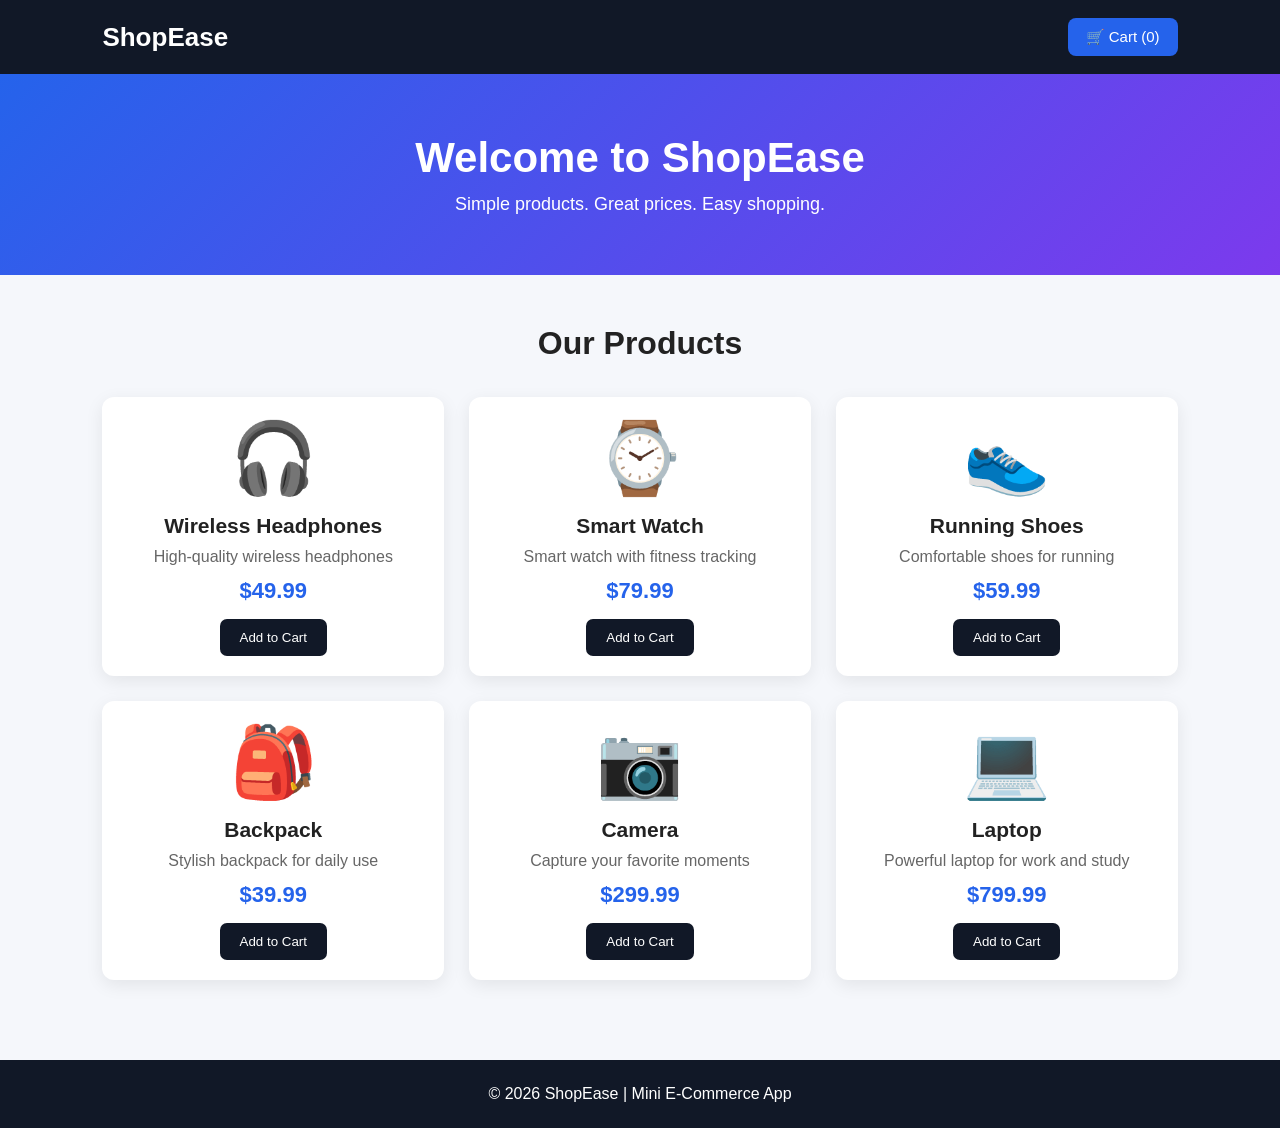
<file: mini-ecommerce/index.html>
<!DOCTYPE html>
<html lang="en">
<head>
    <meta charset="UTF-8">
    <meta name="viewport" content="width=device-width, initial-scale=1.0">
    <title>Mini E-Commerce Store</title>
    <link rel="stylesheet" href="style.css">
</head>
<body>

    <!-- Header -->
    <header class="header">
        <div class="logo">ShopEase</div>

        <button id="cartBtn" class="cart-btn">
            🛒 Cart (<span id="cartCount">0</span>)
        </button>
    </header>

    <!-- Hero Section -->
    <section class="hero">
        <h1>Welcome to ShopEase</h1>
        <p>Simple products. Great prices. Easy shopping.</p>
    </section>

    <!-- Products -->
    <main>
        <section class="products-section">
            <h2>Our Products</h2>

            <div id="productContainer" class="product-container">
                <!-- Products will be added dynamically using JavaScript -->
            </div>
        </section>
    </main>

    <!-- Cart Modal -->
    <div id="cartModal" class="modal">
        <div class="modal-content">

            <div class="modal-header">
                <h2>Your Shopping Cart</h2>
                <button id="closeCartBtn" class="close-btn">&times;</button>
            </div>

            <div id="cartItems" class="cart-items">
                <!-- Cart items will be added dynamically -->
            </div>

            <div class="cart-summary">
                <h3>Total: $<span id="cartTotal">0.00</span></h3>

                <button id="checkoutBtn" class="checkout-btn">
                    Proceed to Checkout
                </button>
            </div>

        </div>
    </div>

    <!-- Checkout Modal -->
    <div id="checkoutModal" class="modal">
        <div class="modal-content checkout-content">

            <button id="closeCheckoutBtn" class="close-btn">
                &times;
            </button>

            <h2>Order Preview</h2>

            <div id="checkoutSummary">
                <!-- Checkout details dynamically added -->
            </div>

            <button id="confirmOrderBtn" class="confirm-btn">
                Confirm Order
            </button>

        </div>
    </div>

    <footer>
        <p>© 2026 ShopEase | Mini E-Commerce App</p>
    </footer>

    <script src="script.js"></script>
</body>
</html>
</file>
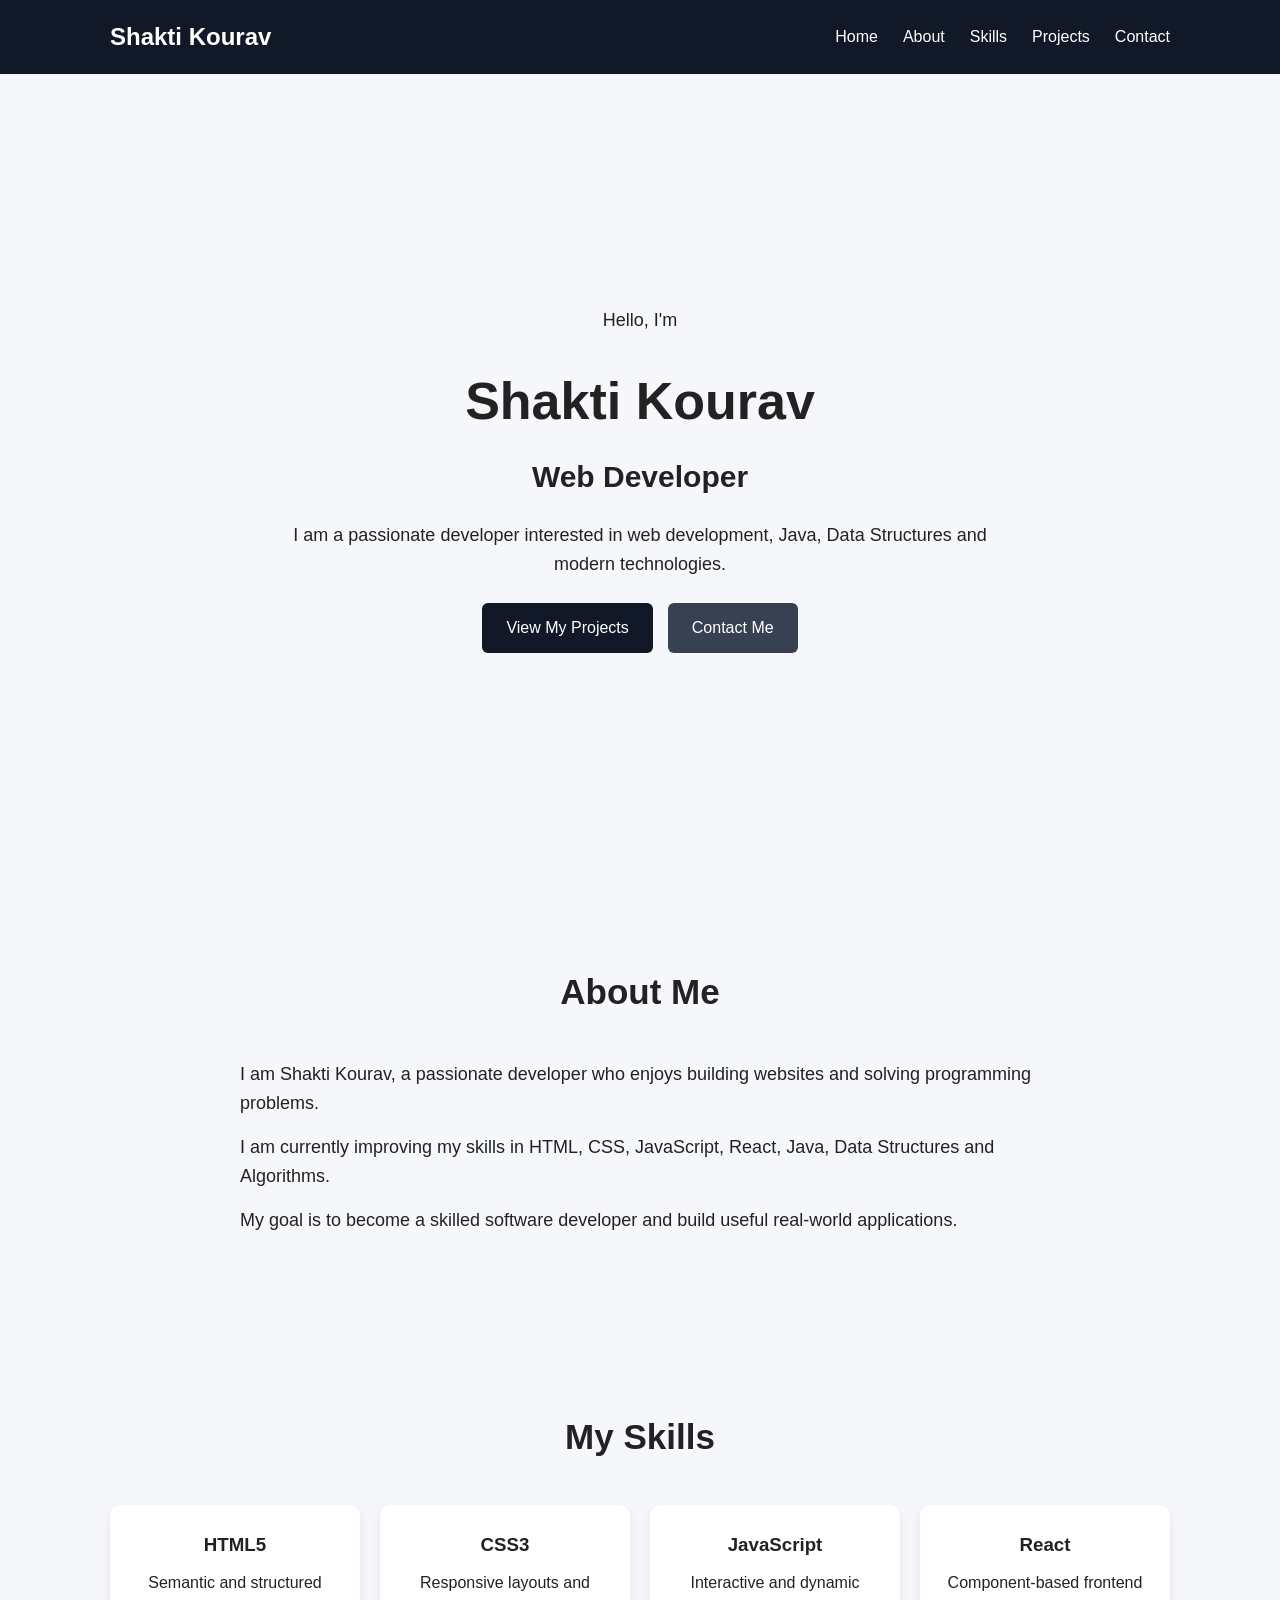
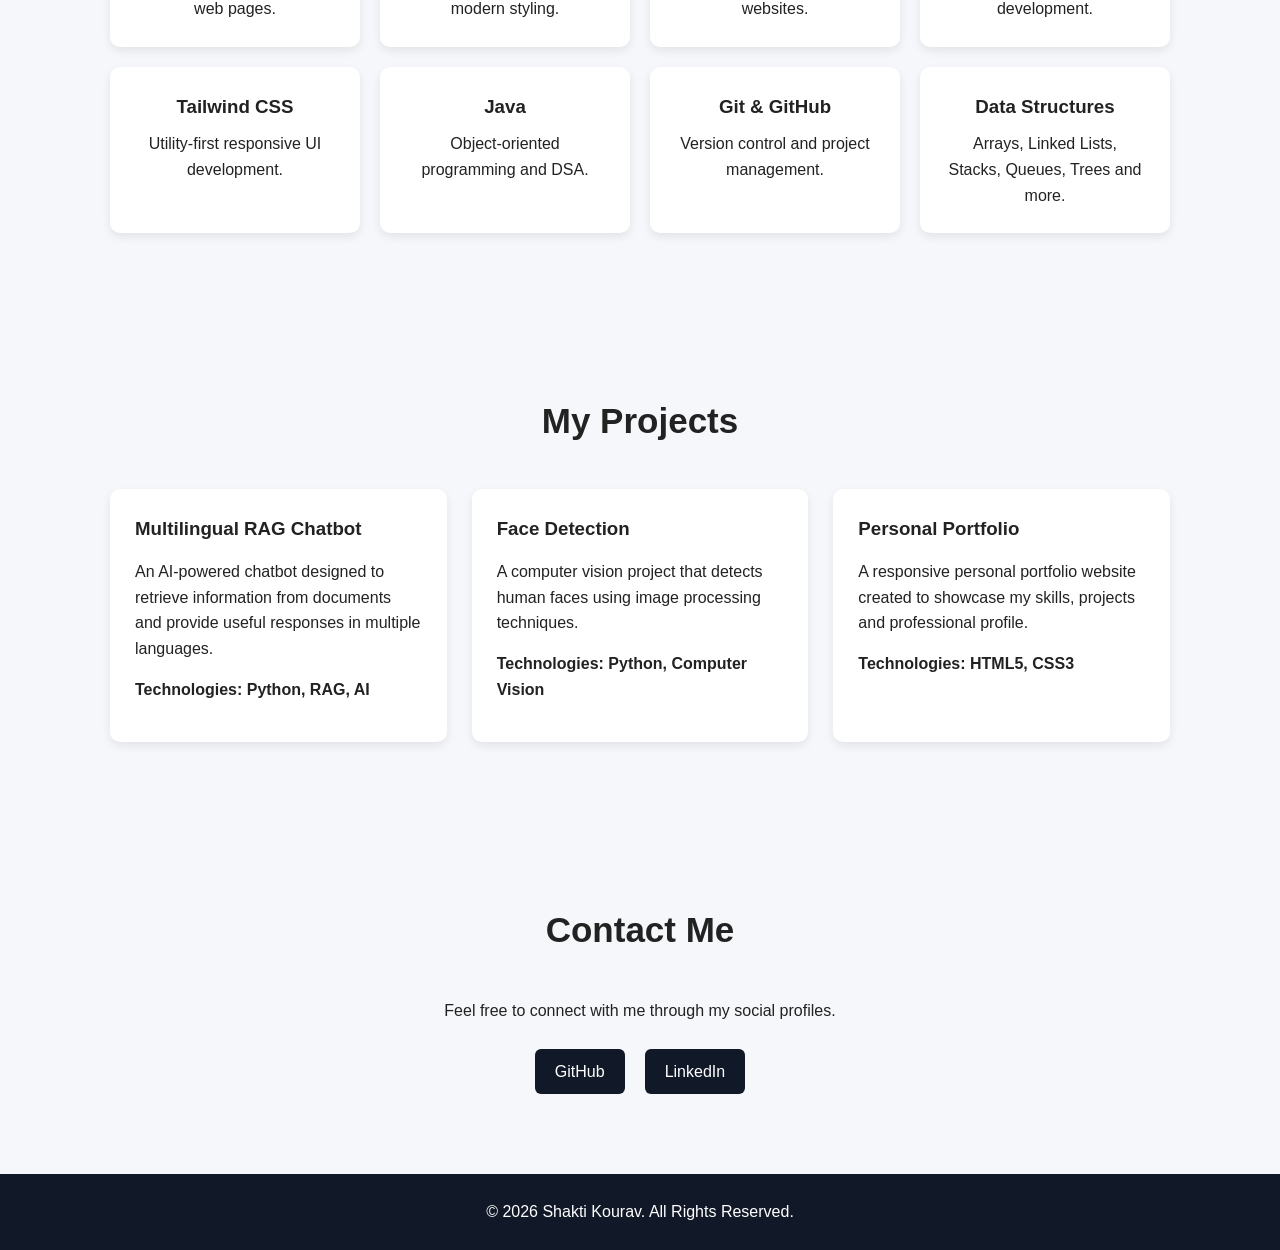
<file: personal-portfolio/index.html>
<!DOCTYPE html>
<html lang="en">
<head>
    <meta charset="UTF-8">

    <meta name="viewport" content="width=device-width, initial-scale=1.0">

    <meta
        name="description"
        content="Personal portfolio website of Shakti Kourav"
    >

    <title>Shakti Kourav | Web Developer</title>

    <link rel="stylesheet" href="style.css">
</head>

<body>

    <!-- ================= NAVBAR ================= -->

    <header>
        <nav class="navbar">

            <div class="logo">
                Shakti Kourav
            </div>

            <ul class="nav-links">
                <li>
                    <a href="#home">Home</a>
                </li>

                <li>
                    <a href="#about">About</a>
                </li>

                <li>
                    <a href="#skills">Skills</a>
                </li>

                <li>
                    <a href="#projects">Projects</a>
                </li>

                <li>
                    <a href="#contact">Contact</a>
                </li>
            </ul>

        </nav>
    </header>


    <main>

        <!-- ================= HERO ================= -->

        <section id="home" class="hero">

            <div class="hero-content">

                <p class="small-text">
                    Hello, I'm
                </p>

                <h1>
                    Shakti Kourav
                </h1>

                <h2>
                    Web Developer
                </h2>

                <p>
                    I am a passionate developer interested in
                    web development, Java, Data Structures and
                    modern technologies.
                </p>

                <div class="hero-buttons">

                    <a href="#projects" class="btn">
                        View My Projects
                    </a>

                    <a href="#contact" class="btn secondary-btn">
                        Contact Me
                    </a>

                </div>

            </div>

        </section>


        <!-- ================= ABOUT ================= -->

        <section id="about" class="section">

            <h2 class="section-title">
                About Me
            </h2>

            <div class="about-content">

                <p>
                    I am Shakti Kourav, a passionate developer
                    who enjoys building websites and solving
                    programming problems.
                </p>

                <p>
                    I am currently improving my skills in
                    HTML, CSS, JavaScript, React, Java,
                    Data Structures and Algorithms.
                </p>

                <p>
                    My goal is to become a skilled software
                    developer and build useful real-world
                    applications.
                </p>

            </div>

        </section>


        <!-- ================= SKILLS ================= -->

        <section id="skills" class="section">

            <h2 class="section-title">
                My Skills
            </h2>

            <div class="skills-grid">

                <article class="skill-card">
                    <h3>HTML5</h3>
                    <p>
                        Semantic and structured web pages.
                    </p>
                </article>

                <article class="skill-card">
                    <h3>CSS3</h3>
                    <p>
                        Responsive layouts and modern styling.
                    </p>
                </article>

                <article class="skill-card">
                    <h3>JavaScript</h3>
                    <p>
                        Interactive and dynamic websites.
                    </p>
                </article>

                <article class="skill-card">
                    <h3>React</h3>
                    <p>
                        Component-based frontend development.
                    </p>
                </article>

                <article class="skill-card">
                    <h3>Tailwind CSS</h3>
                    <p>
                        Utility-first responsive UI development.
                    </p>
                </article>

                <article class="skill-card">
                    <h3>Java</h3>
                    <p>
                        Object-oriented programming and DSA.
                    </p>
                </article>

                <article class="skill-card">
                    <h3>Git & GitHub</h3>
                    <p>
                        Version control and project management.
                    </p>
                </article>

                <article class="skill-card">
                    <h3>Data Structures</h3>
                    <p>
                        Arrays, Linked Lists, Stacks, Queues,
                        Trees and more.
                    </p>
                </article>

            </div>

        </section>


        <!-- ================= PROJECTS ================= -->

        <section id="projects" class="section">

            <h2 class="section-title">
                My Projects
            </h2>

            <div class="projects-grid">

                <article class="project-card">

                    <h3>
                        Multilingual RAG Chatbot
                    </h3>

                    <p>
                        An AI-powered chatbot designed to
                        retrieve information from documents
                        and provide useful responses in
                        multiple languages.
                    </p>

                    <p class="tech">
                        Technologies: Python, RAG, AI
                    </p>

                </article>


                <article class="project-card">

                    <h3>
                        Face Detection
                    </h3>

                    <p>
                        A computer vision project that detects
                        human faces using image processing
                        techniques.
                    </p>

                    <p class="tech">
                        Technologies: Python, Computer Vision
                    </p>

                </article>


                <article class="project-card">

                    <h3>
                        Personal Portfolio
                    </h3>

                    <p>
                        A responsive personal portfolio website
                        created to showcase my skills, projects
                        and professional profile.
                    </p>

                    <p class="tech">
                        Technologies: HTML5, CSS3
                    </p>

                </article>

            </div>

        </section>


        <!-- ================= CONTACT ================= -->

        <section id="contact" class="section contact-section">

            <h2 class="section-title">
                Contact Me
            </h2>

            <p>
                Feel free to connect with me through my
                social profiles.
            </p>

            <div class="social-links">

                <a
                    href="https://github.com/ShaktiKourav"
                    target="_blank"
                >
                    GitHub
                </a>

                <a
                    href="https://www.linkedin.com/"
                    target="_blank"
                >
                    LinkedIn
                </a>

            </div>

        </section>

    </main>


    <!-- ================= FOOTER ================= -->

    <footer>

        <p>
            © 2026 Shakti Kourav. All Rights Reserved.
        </p>

    </footer>

</body>
</html>
</file>
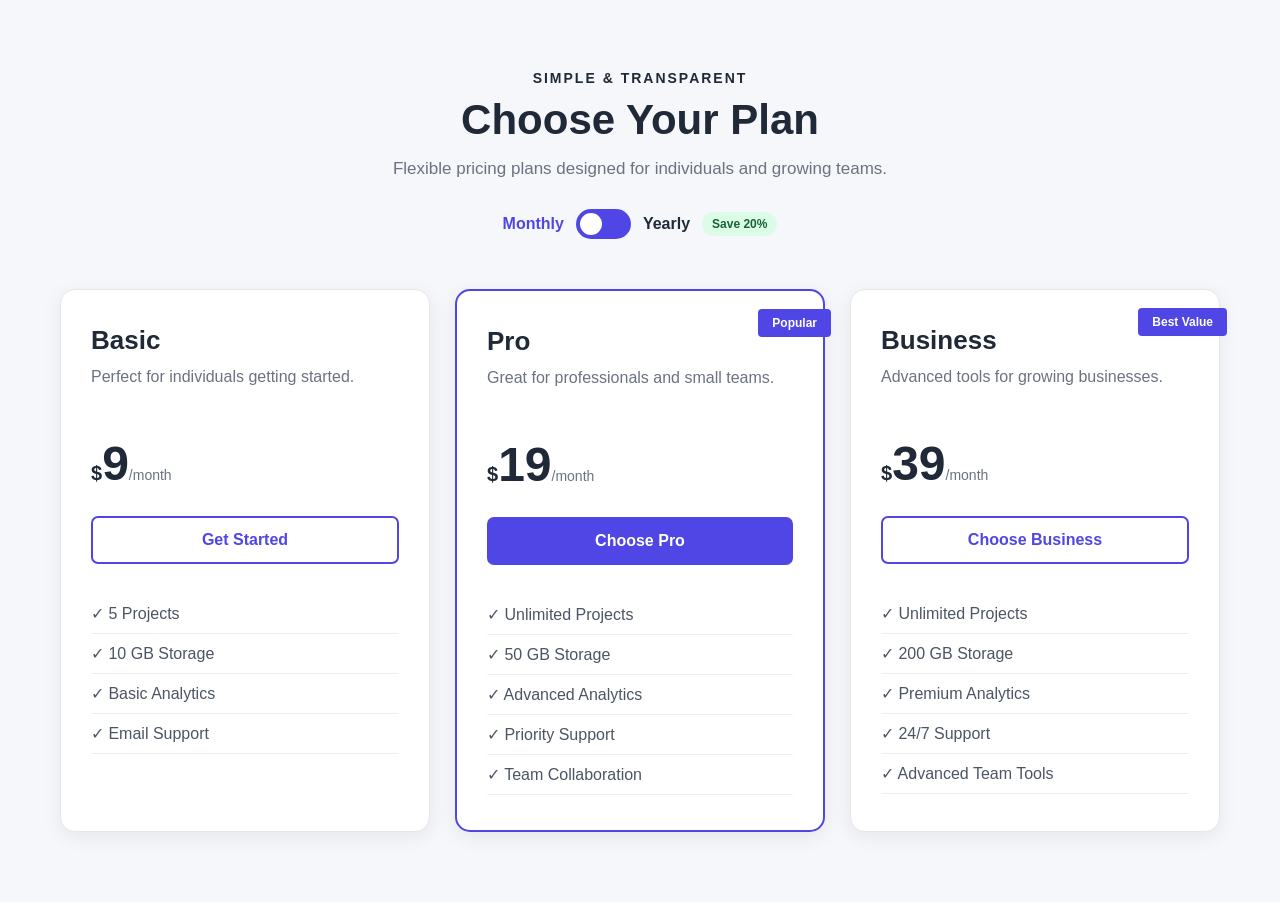
<file: pricing-cards/index.html>
<!DOCTYPE html>
<html lang="en">

<head>
    <meta charset="UTF-8">

    <meta
        name="viewport"
        content="width=device-width, initial-scale=1.0"
    >

    <meta
        name="description"
        content="Responsive SaaS Product Pricing Cards"
    >

    <title>Pricing Plans</title>

    <link rel="stylesheet" href="style.css">
</head>

<body>

    <main class="pricing-container">

        <!-- ================= HEADER ================= -->

        <section class="pricing-header">

            <p class="small-heading">
                SIMPLE & TRANSPARENT
            </p>

            <h1>
                Choose Your Plan
            </h1>

            <p class="description">
                Flexible pricing plans designed for individuals
                and growing teams.
            </p>


            <!-- ================= BILLING TOGGLE ================= -->

            <div class="billing-toggle">

                <span id="monthlyLabel" class="active-label">
                    Monthly
                </span>

                <label class="switch">

                    <input
                        type="checkbox"
                        id="billingToggle"
                    >

                    <span class="slider"></span>

                </label>

                <span id="yearlyLabel">
                    Yearly
                </span>

                <span class="save-badge">
                    Save 20%
                </span>

            </div>

        </section>


        <!-- ================= PRICING CARDS ================= -->

        <section class="pricing-grid">


            <!-- ================= BASIC ================= -->

            <article class="pricing-card">

                <h2>
                    Basic
                </h2>

                <p class="plan-description">
                    Perfect for individuals getting started.
                </p>

                <div class="price">

                    <span class="currency">
                        $
                    </span>

                    <span
                        class="price-value"
                        data-monthly="9"
                        data-yearly="7"
                    >
                        9
                    </span>

                    <span class="period">
                        /month
                    </span>

                </div>

                <button class="choose-btn">
                    Get Started
                </button>


                <ul class="features">

                    <li>✓ 5 Projects</li>

                    <li>✓ 10 GB Storage</li>

                    <li>✓ Basic Analytics</li>

                    <li>✓ Email Support</li>

                </ul>

            </article>


            <!-- ================= PRO ================= -->

            <article class="pricing-card popular">

                <div class="ribbon">
                    Popular
                </div>

                <h2>
                    Pro
                </h2>

                <p class="plan-description">
                    Great for professionals and small teams.
                </p>

                <div class="price">

                    <span class="currency">
                        $
                    </span>

                    <span
                        class="price-value"
                        data-monthly="19"
                        data-yearly="15"
                    >
                        19
                    </span>

                    <span class="period">
                        /month
                    </span>

                </div>

                <button class="choose-btn primary">
                    Choose Pro
                </button>


                <ul class="features">

                    <li>✓ Unlimited Projects</li>

                    <li>✓ 50 GB Storage</li>

                    <li>✓ Advanced Analytics</li>

                    <li>✓ Priority Support</li>

                    <li>✓ Team Collaboration</li>

                </ul>

            </article>


            <!-- ================= BUSINESS ================= -->

            <article class="pricing-card best-value">

                <div class="ribbon">
                    Best Value
                </div>

                <h2>
                    Business
                </h2>

                <p class="plan-description">
                    Advanced tools for growing businesses.
                </p>

                <div class="price">

                    <span class="currency">
                        $
                    </span>

                    <span
                        class="price-value"
                        data-monthly="39"
                        data-yearly="31"
                    >
                        39
                    </span>

                    <span class="period">
                        /month
                    </span>

                </div>

                <button class="choose-btn">
                    Choose Business
                </button>


                <ul class="features">

                    <li>✓ Unlimited Projects</li>

                    <li>✓ 200 GB Storage</li>

                    <li>✓ Premium Analytics</li>

                    <li>✓ 24/7 Support</li>

                    <li>✓ Advanced Team Tools</li>

                </ul>

            </article>

        </section>

    </main>


    <script src="script.js"></script>

</body>

</html>
</file>
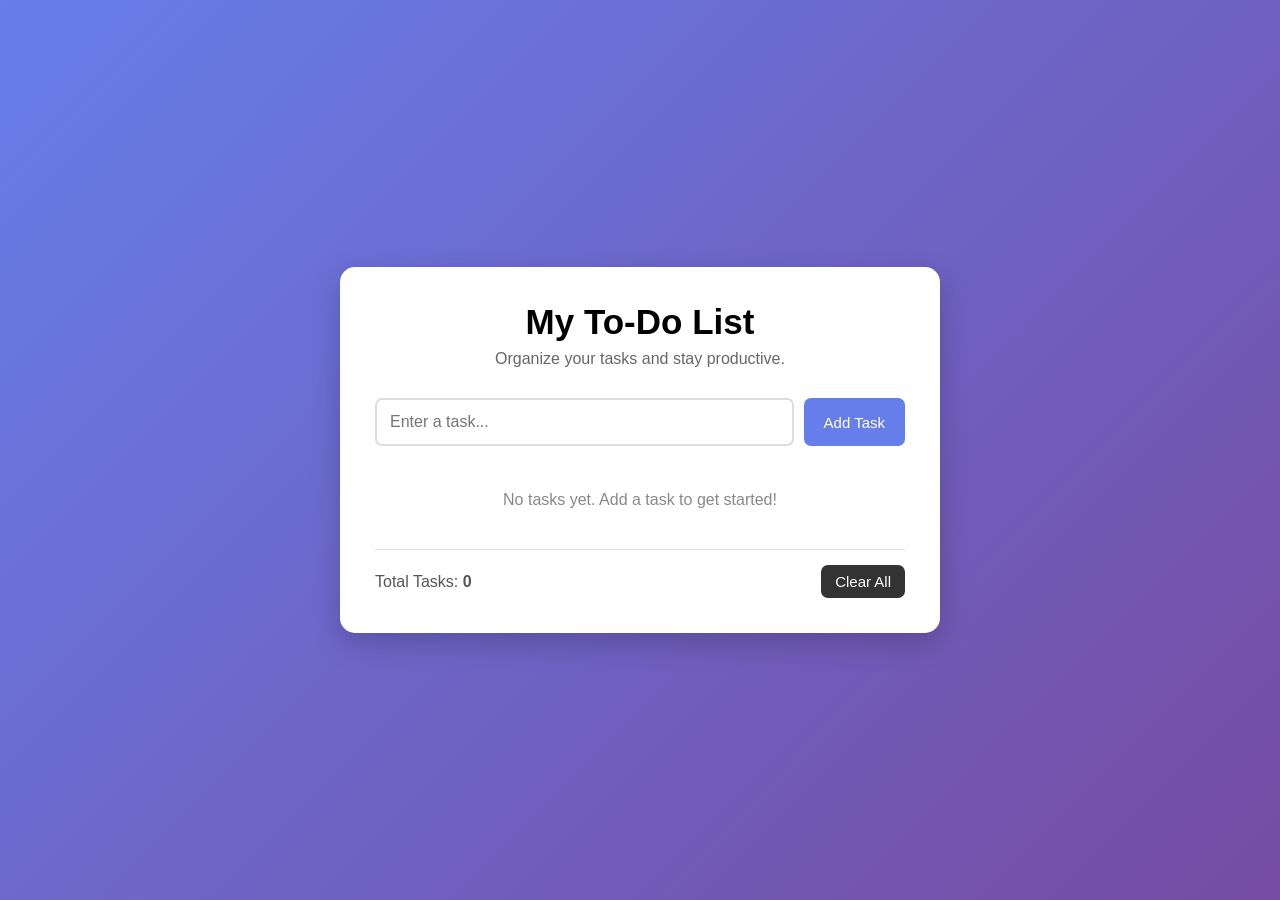
<file: todo-list/index.html>
<!DOCTYPE html>
<html lang="en">

<head>
    <meta charset="UTF-8">

    <meta
        name="viewport"
        content="width=device-width, initial-scale=1.0"
    >

    <meta
        name="description"
        content="Interactive To-Do List with LocalStorage"
    >

    <title>Interactive To-Do List</title>

    <link rel="stylesheet" href="style.css">
</head>

<body>

    <main class="todo-container">

        <section class="todo-app">

            <h1>My To-Do List</h1>

            <p class="subtitle">
                Organize your tasks and stay productive.
            </p>


            <!-- Add Task -->

            <div class="input-section">

                <input
                    type="text"
                    id="taskInput"
                    placeholder="Enter a task..."
                    autocomplete="off"
                >

                <button id="addTaskBtn">
                    Add Task
                </button>

            </div>


            <!-- Task List -->

            <ul id="taskList"></ul>


            <!-- Task Summary -->

            <div class="task-summary">

                <span>
                    Total Tasks:
                    <strong id="taskCount">0</strong>
                </span>

                <button id="clearAllBtn">
                    Clear All
                </button>

            </div>

        </section>

    </main>


    <script src="script.js"></script>

</body>

</html>
</file>
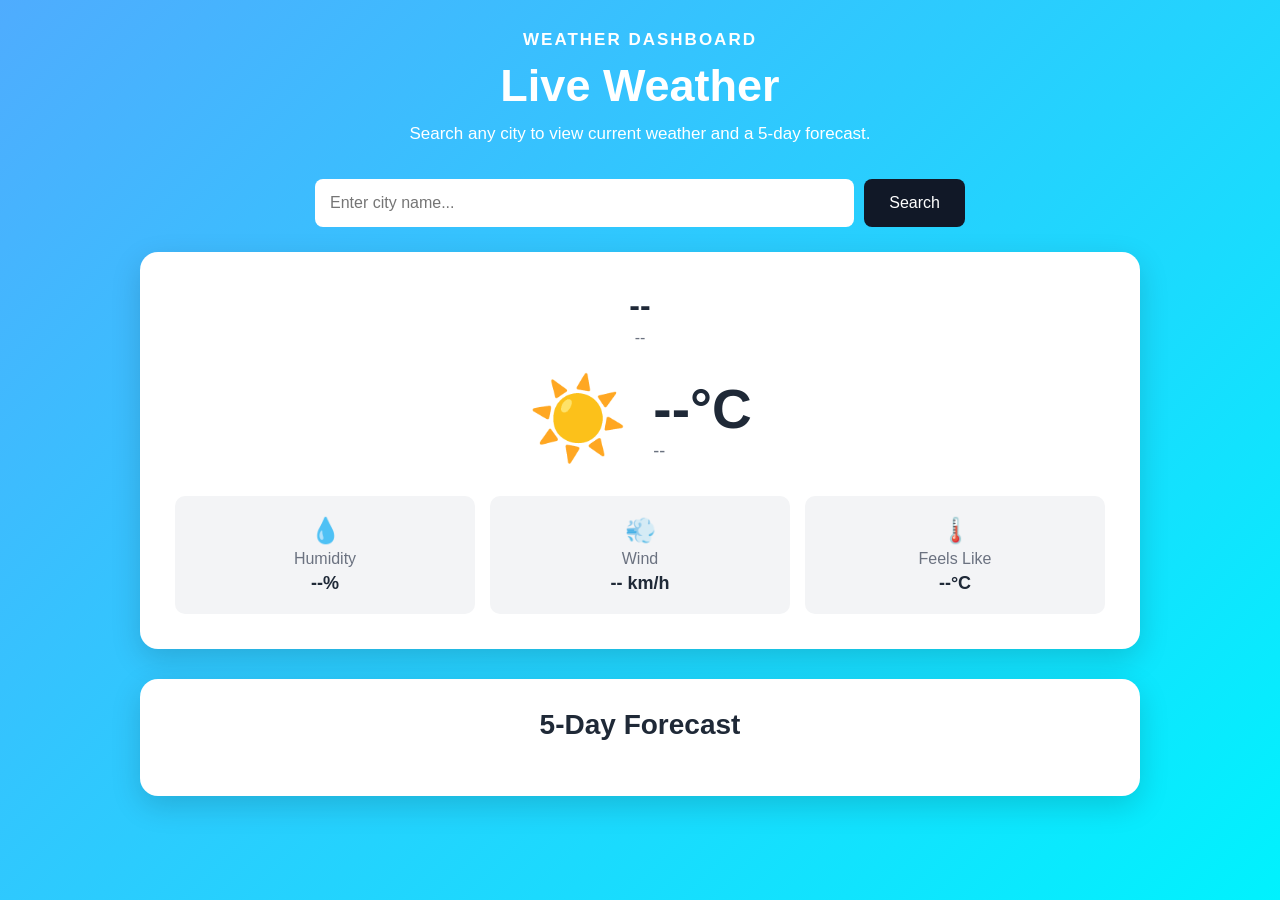
<file: weather-dashboard/index.html>
<!DOCTYPE html>
<html lang="en">

<head>
    <meta charset="UTF-8">

    <meta
        name="viewport"
        content="width=device-width, initial-scale=1.0"
    >

    <meta
        name="description"
        content="Live Weather Dashboard using Fetch API"
    >

    <title>Live Weather Dashboard</title>

    <link rel="stylesheet" href="style.css">
</head>

<body>

    <main class="weather-container">

        <!-- Header -->

        <section class="header">

            <p class="small-heading">
                WEATHER DASHBOARD
            </p>

            <h1>
                Live Weather
            </h1>

            <p>
                Search any city to view current weather
                and a 5-day forecast.
            </p>

        </section>


        <!-- Search -->

        <section class="search-section">

            <input
                type="text"
                id="cityInput"
                placeholder="Enter city name..."
                autocomplete="off"
            >

            <button id="searchBtn">
                Search
            </button>

        </section>


        <!-- Error -->

        <p id="errorMessage" class="error-message"></p>


        <!-- Loading -->

        <p id="loadingMessage" class="loading">
            Loading weather...
        </p>


        <!-- Current Weather -->

        <section
            id="currentWeather"
            class="current-weather"
        >

            <div class="location">

                <h2 id="cityName">
                    --
                </h2>

                <p id="countryName">
                    --
                </p>

            </div>


            <div class="current-info">

                <div class="weather-icon" id="weatherIcon">
                    ☀️
                </div>

                <div>

                    <p
                        id="temperature"
                        class="temperature"
                    >
                        --°C
                    </p>

                    <p id="weatherDescription">
                        --
                    </p>

                </div>

            </div>


            <div class="weather-details">

                <div class="detail-card">

                    <span>
                        💧
                    </span>

                    <p>
                        Humidity
                    </p>

                    <strong id="humidity">
                        --%
                    </strong>

                </div>


                <div class="detail-card">

                    <span>
                        💨
                    </span>

                    <p>
                        Wind
                    </p>

                    <strong id="windSpeed">
                        -- km/h
                    </strong>

                </div>


                <div class="detail-card">

                    <span>
                        🌡️
                    </span>

                    <p>
                        Feels Like
                    </p>

                    <strong id="feelsLike">
                        --°C
                    </strong>

                </div>

            </div>

        </section>


        <!-- Forecast -->

        <section class="forecast-section">

            <h2>
                5-Day Forecast
            </h2>

            <div
                id="forecastContainer"
                class="forecast-container"
            >
            </div>

        </section>

    </main>


    <script src="script.js"></script>

</body>

</html>
</file>
<file: mini-ecommerce/style.css>
/* Reset */
* {
    margin: 0;
    padding: 0;
    box-sizing: border-box;
}

/* Body */
body {
    font-family: Arial, sans-serif;
    background: #f5f7fb;
    color: #222;
}

/* Header */
.header {
    background: #111827;
    color: white;
    padding: 18px 8%;
    display: flex;
    justify-content: space-between;
    align-items: center;
}

.logo {
    font-size: 26px;
    font-weight: bold;
}

.cart-btn {
    background: #2563eb;
    color: white;
    border: none;
    padding: 10px 18px;
    border-radius: 8px;
    cursor: pointer;
    font-size: 15px;
    transition: 0.3s;
}

.cart-btn:hover {
    background: #1d4ed8;
    transform: translateY(-2px);
}

/* Hero */
.hero {
    text-align: center;
    padding: 60px 20px;
    background: linear-gradient(135deg, #2563eb, #7c3aed);
    color: white;
}

.hero h1 {
    font-size: 42px;
    margin-bottom: 12px;
}

.hero p {
    font-size: 18px;
}

/* Products */
.products-section {
    padding: 50px 8%;
}

.products-section h2 {
    text-align: center;
    margin-bottom: 35px;
    font-size: 32px;
}

.product-container {
    display: grid;
    grid-template-columns: repeat(3, 1fr);
    gap: 25px;
}

/* Product Card */
.product-card {
    background: white;
    border-radius: 12px;
    padding: 20px;
    text-align: center;
    box-shadow: 0 5px 18px rgba(0, 0, 0, 0.08);
    transition: 0.3s;
}

.product-card:hover {
    transform: translateY(-8px);
    box-shadow: 0 12px 25px rgba(0, 0, 0, 0.15);
}

.product-image {
    font-size: 70px;
    margin-bottom: 15px;
}

.product-card h3 {
    font-size: 21px;
    margin-bottom: 10px;
}

.product-card p {
    color: #666;
    margin-bottom: 12px;
}

.product-price {
    font-size: 22px;
    font-weight: bold;
    color: #2563eb;
    margin-bottom: 15px;
}

.add-cart-btn {
    background: #111827;
    color: white;
    border: none;
    padding: 11px 20px;
    border-radius: 7px;
    cursor: pointer;
    transition: 0.3s;
}

.add-cart-btn:hover {
    background: #2563eb;
}

/* Modal */
.modal {
    display: none;
    position: fixed;
    z-index: 1000;
    inset: 0;
    background: rgba(0, 0, 0, 0.6);
    justify-content: center;
    align-items: center;
    padding: 20px;
}

.modal.active {
    display: flex;
}

.modal-content {
    background: white;
    width: 100%;
    max-width: 600px;
    max-height: 85vh;
    overflow-y: auto;
    border-radius: 12px;
    padding: 25px;
    position: relative;
}

.modal-header {
    display: flex;
    justify-content: space-between;
    align-items: center;
    margin-bottom: 20px;
}

.close-btn {
    border: none;
    background: none;
    font-size: 30px;
    cursor: pointer;
    color: #555;
}

/* Cart Item */
.cart-item {
    display: flex;
    justify-content: space-between;
    align-items: center;
    gap: 15px;
    padding: 15px 0;
    border-bottom: 1px solid #ddd;
}

.cart-item-info {
    flex: 1;
}

.cart-item-info h4 {
    margin-bottom: 5px;
}

.cart-item-info p {
    color: #666;
}

.quantity-controls {
    display: flex;
    align-items: center;
    gap: 8px;
}

.quantity-btn {
    width: 30px;
    height: 30px;
    border: none;
    border-radius: 5px;
    background: #e5e7eb;
    cursor: pointer;
    font-size: 18px;
}

.quantity-btn:hover {
    background: #d1d5db;
}

.remove-btn {
    border: none;
    background: #ef4444;
    color: white;
    padding: 7px 10px;
    border-radius: 5px;
    cursor: pointer;
}

/* Cart Summary */
.cart-summary {
    margin-top: 25px;
    padding-top: 20px;
    border-top: 2px solid #ddd;
    text-align: right;
}

.cart-summary h3 {
    margin-bottom: 15px;
}

.checkout-btn,
.confirm-btn {
    border: none;
    color: white;
    padding: 12px 20px;
    border-radius: 7px;
    cursor: pointer;
    font-size: 15px;
}

.checkout-btn {
    background: #16a34a;
}

.checkout-btn:hover {
    background: #15803d;
}

.confirm-btn {
    background: #2563eb;
    width: 100%;
    margin-top: 20px;
}

.confirm-btn:hover {
    background: #1d4ed8;
}

/* Checkout */
.checkout-content {
    max-width: 500px;
}

.checkout-item {
    display: flex;
    justify-content: space-between;
    padding: 12px 0;
    border-bottom: 1px solid #ddd;
}

.checkout-total {
    margin-top: 20px;
    font-size: 20px;
    font-weight: bold;
    text-align: right;
}

/* Footer */
footer {
    text-align: center;
    padding: 25px;
    background: #111827;
    color: white;
    margin-top: 30px;
}

/* Responsive */
@media (max-width: 900px) {
    .product-container {
        grid-template-columns: repeat(2, 1fr);
    }

    .hero h1 {
        font-size: 35px;
    }
}

@media (max-width: 600px) {
    .header {
        padding: 15px 5%;
    }

    .logo {
        font-size: 21px;
    }

    .cart-btn {
        padding: 8px 12px;
        font-size: 13px;
    }

    .product-container {
        grid-template-columns: 1fr;
    }

    .hero {
        padding: 45px 15px;
    }

    .hero h1 {
        font-size: 30px;
    }

    .products-section {
        padding: 35px 5%;
    }

    .cart-item {
        flex-direction: column;
        align-items: flex-start;
    }
}
</file>
<file: personal-portfolio/style.css>
/* ================= RESET ================= */

* {
    margin: 0;
    padding: 0;
    box-sizing: border-box;
}


/* ================= GENERAL ================= */

html {
    scroll-behavior: smooth;
}

body {
    font-family: Arial, sans-serif;
    line-height: 1.6;
    background-color: #f5f7fa;
    color: #222;
}


/* ================= NAVBAR ================= */

header {
    background-color: #111827;
    position: sticky;
    top: 0;
    z-index: 1000;
}

.navbar {
    max-width: 1100px;
    margin: auto;
    padding: 18px 20px;

    display: flex;
    justify-content: space-between;
    align-items: center;
}

.logo {
    color: white;
    font-size: 24px;
    font-weight: bold;
}

.nav-links {
    list-style: none;

    display: flex;
    gap: 25px;
}

.nav-links a {
    color: white;
    text-decoration: none;
    font-size: 16px;
}

.nav-links a:hover {
    text-decoration: underline;
}


/* ================= HERO ================= */

.hero {
    min-height: 90vh;
    padding: 80px 20px;

    display: flex;
    justify-content: center;
    align-items: center;

    text-align: center;
}

.hero-content {
    max-width: 750px;
}

.small-text {
    font-size: 20px;
    margin-bottom: 10px;
}

.hero h1 {
    font-size: 52px;
    margin-bottom: 10px;
}

.hero h2 {
    font-size: 30px;
    margin-bottom: 20px;
}

.hero p {
    font-size: 18px;
    margin-bottom: 25px;
}

.hero-buttons {
    display: flex;
    justify-content: center;
    gap: 15px;
    flex-wrap: wrap;
}

.btn {
    display: inline-block;
    padding: 12px 24px;

    background-color: #111827;
    color: white;

    text-decoration: none;
    border-radius: 6px;
}

.btn:hover {
    opacity: 0.85;
}

.secondary-btn {
    background-color: #374151;
}


/* ================= SECTIONS ================= */

.section {
    max-width: 1100px;
    margin: auto;
    padding: 80px 20px;
}

.section-title {
    text-align: center;
    font-size: 35px;
    margin-bottom: 40px;
}


/* ================= ABOUT ================= */

.about-content {
    max-width: 800px;
    margin: auto;
}

.about-content p {
    margin-bottom: 15px;
    font-size: 18px;
}


/* ================= SKILLS ================= */

.skills-grid {
    display: grid;

    grid-template-columns:
        repeat(4, 1fr);

    gap: 20px;
}

.skill-card {
    background-color: white;

    padding: 25px;

    border-radius: 10px;

    text-align: center;

    box-shadow:
        0 4px 10px rgba(0, 0, 0, 0.08);
}

.skill-card h3 {
    margin-bottom: 10px;
}


/* ================= PROJECTS ================= */

.projects-grid {
    display: grid;

    grid-template-columns:
        repeat(3, 1fr);

    gap: 25px;
}

.project-card {
    background-color: white;

    padding: 25px;

    border-radius: 10px;

    box-shadow:
        0 4px 10px rgba(0, 0, 0, 0.08);
}

.project-card h3 {
    margin-bottom: 15px;
}

.project-card p {
    margin-bottom: 15px;
}

.tech {
    font-weight: bold;
}


/* ================= CONTACT ================= */

.contact-section {
    text-align: center;
}

.social-links {
    margin-top: 25px;

    display: flex;
    justify-content: center;

    gap: 20px;
}

.social-links a {
    text-decoration: none;

    background-color: #111827;
    color: white;

    padding: 10px 20px;

    border-radius: 6px;
}

.social-links a:hover {
    opacity: 0.85;
}


/* ================= FOOTER ================= */

footer {
    background-color: #111827;

    color: white;

    text-align: center;

    padding: 25px;
}


/* ================= RESPONSIVE DESIGN ================= */

/* Tablet */

@media (max-width: 900px) {

    .skills-grid {
        grid-template-columns:
            repeat(2, 1fr);
    }

    .projects-grid {
        grid-template-columns:
            repeat(2, 1fr);
    }

}


/* Mobile */

@media (max-width: 768px) {

    .navbar {
        flex-direction: column;
        gap: 15px;
    }

    .nav-links {
        flex-wrap: wrap;
        justify-content: center;
        gap: 15px;
    }

    .hero h1 {
        font-size: 38px;
    }

    .hero h2 {
        font-size: 24px;
    }

    .hero p {
        font-size: 16px;
    }

    .skills-grid {
        grid-template-columns: 1fr;
    }

    .projects-grid {
        grid-template-columns: 1fr;
    }

    .section {
        padding: 60px 20px;
    }

}


/* Small Mobile */

@media (max-width: 480px) {

    .hero {
        padding: 60px 15px;
    }

    .hero h1 {
        font-size: 32px;
    }

    .section-title {
        font-size: 28px;
    }

    .social-links {
        flex-direction: column;
        align-items: center;
    }

}
</file>
<file: pricing-cards/style.css>
/* ================= RESET ================= */

* {
    margin: 0;
    padding: 0;
    box-sizing: border-box;
}


/* ================= BODY ================= */

body {
    font-family: Arial, sans-serif;

    min-height: 100vh;

    background: #f5f7fb;

    color: #1f2937;
}


/* ================= MAIN CONTAINER ================= */

.pricing-container {
    max-width: 1200px;

    margin: auto;

    padding: 70px 20px;
}


/* ================= HEADER ================= */

.pricing-header {
    text-align: center;

    margin-bottom: 50px;
}

.small-heading {
    font-size: 14px;

    font-weight: bold;

    letter-spacing: 2px;

    margin-bottom: 10px;
}

.pricing-header h1 {
    font-size: 42px;

    margin-bottom: 15px;
}

.description {
    color: #6b7280;

    font-size: 17px;

    max-width: 600px;

    margin: auto;
}


/* ================= BILLING TOGGLE ================= */

.billing-toggle {
    display: flex;

    justify-content: center;

    align-items: center;

    gap: 12px;

    margin-top: 30px;
}

.billing-toggle span {
    font-weight: 600;
}

.active-label {
    color: #4f46e5;
}


/* Toggle switch */

.switch {
    position: relative;

    display: inline-block;

    width: 55px;

    height: 30px;
}

.switch input {
    opacity: 0;

    width: 0;

    height: 0;
}

.slider {
    position: absolute;

    inset: 0;

    cursor: pointer;

    background: #4f46e5;

    border-radius: 30px;

    transition: 0.3s;
}

.slider::before {
    content: "";

    position: absolute;

    height: 22px;

    width: 22px;

    left: 4px;

    top: 4px;

    background: white;

    border-radius: 50%;

    transition: 0.3s;
}

.switch input:checked + .slider::before {
    transform: translateX(25px);
}


/* Save badge */

.save-badge {
    background: #dcfce7;

    color: #166534;

    padding: 5px 10px;

    border-radius: 20px;

    font-size: 12px;
}


/* ================= PRICING GRID ================= */

.pricing-grid {
    display: grid;

    grid-template-columns:
        repeat(3, 1fr);

    gap: 25px;

    align-items: stretch;
}


/* ================= CARD ================= */

.pricing-card {
    position: relative;

    background: white;

    padding: 35px 30px;

    border-radius: 15px;

    border: 1px solid #e5e7eb;

    box-shadow:
        0 5px 20px rgba(0, 0, 0, 0.07);

    transition:
        transform 0.3s ease,
        box-shadow 0.3s ease;
}


/* Hover effect */

.pricing-card:hover {
    transform: translateY(-10px);

    box-shadow:
        0 15px 35px rgba(0, 0, 0, 0.15);
}


/* Popular card */

.pricing-card.popular {
    border: 2px solid #4f46e5;
}


/* ================= RIBBON ================= */

.ribbon {
    position: absolute;

    top: 18px;

    right: -8px;

    background: #4f46e5;

    color: white;

    padding: 7px 14px;

    font-size: 12px;

    font-weight: bold;

    border-radius: 4px;
}


/* ================= CARD CONTENT ================= */

.pricing-card h2 {
    font-size: 26px;

    margin-bottom: 12px;
}

.plan-description {
    color: #6b7280;

    min-height: 48px;

    margin-bottom: 20px;
}


/* ================= PRICE ================= */

.price {
    display: flex;

    align-items: baseline;

    margin-bottom: 25px;
}

.currency {
    font-size: 20px;

    font-weight: bold;
}

.price-value {
    font-size: 48px;

    font-weight: bold;
}

.period {
    color: #6b7280;

    font-size: 14px;
}


/* ================= BUTTON ================= */

.choose-btn {
    width: 100%;

    padding: 13px;

    border: 2px solid #4f46e5;

    background: white;

    color: #4f46e5;

    border-radius: 7px;

    font-size: 16px;

    font-weight: bold;

    cursor: pointer;

    transition:
        background 0.3s ease,
        color 0.3s ease,
        transform 0.2s ease;
}

.choose-btn:hover {
    background: #4f46e5;

    color: white;

    transform: translateY(-2px);
}

.choose-btn.primary {
    background: #4f46e5;

    color: white;
}


/* ================= FEATURES ================= */

.features {
    list-style: none;

    margin-top: 30px;
}

.features li {
    padding: 10px 0;

    color: #4b5563;

    border-bottom: 1px solid #f0f0f0;
}


/* ================= MOBILE ================= */

@media (max-width: 900px) {

    .pricing-grid {
        grid-template-columns:
            repeat(2, 1fr);
    }

}


@media (max-width: 650px) {

    .pricing-container {
        padding: 50px 15px;
    }

    .pricing-header h1 {
        font-size: 32px;
    }

    .billing-toggle {
        flex-wrap: wrap;
    }

    .pricing-grid {
        grid-template-columns: 1fr;
    }

    .pricing-card {
        padding: 30px 25px;
    }

}
</file>
<file: todo-list/style.css>
/* ================= RESET ================= */

* {
    margin: 0;
    padding: 0;
    box-sizing: border-box;
}


/* ================= BODY ================= */

body {
    font-family: Arial, sans-serif;

    min-height: 100vh;

    background: linear-gradient(
        135deg,
        #667eea,
        #764ba2
    );

    display: flex;

    justify-content: center;

    align-items: center;

    padding: 20px;
}


/* ================= CONTAINER ================= */

.todo-container {
    width: 100%;
    max-width: 600px;
}


/* ================= TODO APP ================= */

.todo-app {
    background-color: white;

    padding: 35px;

    border-radius: 15px;

    box-shadow:
        0 10px 30px rgba(0, 0, 0, 0.2);
}


/* ================= HEADING ================= */

.todo-app h1 {
    text-align: center;

    margin-bottom: 8px;

    font-size: 35px;
}

.subtitle {
    text-align: center;

    color: #666;

    margin-bottom: 30px;
}


/* ================= INPUT ================= */

.input-section {
    display: flex;

    gap: 10px;

    margin-bottom: 25px;
}

#taskInput {
    flex: 1;

    padding: 13px;

    border: 2px solid #ddd;

    border-radius: 7px;

    font-size: 16px;

    outline: none;
}

#taskInput:focus {
    border-color: #667eea;
}


/* ================= BUTTON ================= */

button {
    border: none;

    cursor: pointer;

    border-radius: 7px;

    font-size: 15px;

    transition:
        transform 0.2s ease,
        opacity 0.2s ease;
}

button:hover {
    opacity: 0.9;

    transform: translateY(-1px);
}


/* Add button */

#addTaskBtn {
    padding: 13px 20px;

    background-color: #667eea;

    color: white;
}


/* ================= TASK LIST ================= */

#taskList {
    list-style: none;

    margin-bottom: 20px;
}


/* ================= TASK ITEM ================= */

.task-item {
    display: flex;

    align-items: center;

    justify-content: space-between;

    gap: 12px;

    padding: 15px;

    margin-bottom: 10px;

    background-color: #f5f6fa;

    border-radius: 8px;

    border-left: 4px solid #667eea;
}


/* Task text */

.task-text {
    flex: 1;

    font-size: 16px;

    word-break: break-word;
}


/* Completed task */

.task-item.completed .task-text {
    text-decoration: line-through;

    color: #999;
}


/* ================= ACTION BUTTONS ================= */

.task-actions {
    display: flex;

    gap: 7px;
}

.complete-btn {
    background-color: #28a745;

    color: white;

    padding: 7px 10px;
}

.delete-btn {
    background-color: #dc3545;

    color: white;

    padding: 7px 10px;
}


/* ================= EMPTY MESSAGE ================= */

.empty-message {
    text-align: center;

    color: #888;

    padding: 20px;
}


/* ================= SUMMARY ================= */

.task-summary {
    display: flex;

    justify-content: space-between;

    align-items: center;

    padding-top: 15px;

    border-top: 1px solid #ddd;

    color: #555;
}

#clearAllBtn {
    padding: 8px 14px;

    background-color: #333;

    color: white;
}


/* ================= MOBILE ================= */

@media (max-width: 600px) {

    .todo-app {
        padding: 25px 18px;
    }

    .todo-app h1 {
        font-size: 28px;
    }

    .input-section {
        flex-direction: column;
    }

    #addTaskBtn {
        width: 100%;
    }

    .task-item {
        align-items: flex-start;

        flex-direction: column;
    }

    .task-actions {
        width: 100%;
    }

    .complete-btn,
    .delete-btn {
        flex: 1;
    }

    .task-summary {
        gap: 10px;

        flex-direction: column;
    }

    #clearAllBtn {
        width: 100%;
    }
}
</file>
<file: weather-dashboard/style.css>
/* ================= RESET ================= */

* {
    margin: 0;
    padding: 0;
    box-sizing: border-box;
}


/* ================= BODY ================= */

body {
    font-family: Arial, sans-serif;

    min-height: 100vh;

    background:
        linear-gradient(
            135deg,
            #4facfe,
            #00f2fe
        );

    color: #1f2937;

    padding: 30px 20px;
}


/* ================= CONTAINER ================= */

.weather-container {
    max-width: 1000px;

    margin: auto;
}


/* ================= HEADER ================= */

.header {
    text-align: center;

    color: white;

    margin-bottom: 35px;
}

.small-heading {
    font-size: 14px;

    font-weight: bold;

    letter-spacing: 2px;

    margin-bottom: 10px;
}

.header h1 {
    font-size: 45px;

    margin-bottom: 12px;
}

.header p {
    font-size: 17px;
}


/* ================= SEARCH ================= */

.search-section {
    display: flex;

    max-width: 650px;

    margin: 0 auto 25px;

    gap: 10px;
}

#cityInput {
    flex: 1;

    padding: 15px;

    border: none;

    border-radius: 8px;

    font-size: 16px;

    outline: none;
}

#searchBtn {
    padding: 15px 25px;

    border: none;

    border-radius: 8px;

    background: #111827;

    color: white;

    font-size: 16px;

    cursor: pointer;

    transition:
        transform 0.2s ease,
        opacity 0.2s ease;
}

#searchBtn:hover {
    transform: translateY(-2px);

    opacity: 0.9;
}


/* ================= MESSAGES ================= */

.error-message {
    text-align: center;

    color: #991b1b;

    background: #fee2e2;

    padding: 12px;

    border-radius: 8px;

    margin: 15px auto;

    max-width: 650px;

    display: none;
}

.loading {
    text-align: center;

    color: white;

    font-size: 18px;

    display: none;
}


/* ================= CURRENT WEATHER ================= */

.current-weather {
    background: white;

    border-radius: 18px;

    padding: 35px;

    box-shadow:
        0 10px 30px rgba(0, 0, 0, 0.15);

    margin-bottom: 30px;
}

.location {
    text-align: center;

    margin-bottom: 25px;
}

.location h2 {
    font-size: 32px;

    margin-bottom: 5px;
}

.location p {
    color: #6b7280;
}


/* ================= CURRENT INFO ================= */

.current-info {
    display: flex;

    justify-content: center;

    align-items: center;

    gap: 25px;

    margin-bottom: 30px;
}

.weather-icon {
    font-size: 80px;
}

.temperature {
    font-size: 55px;

    font-weight: bold;
}

#weatherDescription {
    color: #6b7280;

    font-size: 18px;
}


/* ================= DETAILS ================= */

.weather-details {
    display: grid;

    grid-template-columns:
        repeat(3, 1fr);

    gap: 15px;
}

.detail-card {
    background: #f3f4f6;

    text-align: center;

    padding: 20px;

    border-radius: 10px;
}

.detail-card span {
    font-size: 25px;
}

.detail-card p {
    color: #6b7280;

    margin: 5px 0;
}

.detail-card strong {
    font-size: 18px;
}


/* ================= FORECAST ================= */

.forecast-section {
    background: white;

    padding: 30px;

    border-radius: 18px;

    box-shadow:
        0 10px 30px rgba(0, 0, 0, 0.15);
}

.forecast-section h2 {
    text-align: center;

    margin-bottom: 25px;

    font-size: 28px;
}

.forecast-container {
    display: grid;

    grid-template-columns:
        repeat(5, 1fr);

    gap: 15px;
}


/* ================= FORECAST CARD ================= */

.forecast-card {
    text-align: center;

    background: #f3f4f6;

    padding: 20px 10px;

    border-radius: 10px;

    transition:
        transform 0.2s ease,
        box-shadow 0.2s ease;
}

.forecast-card:hover {
    transform: translateY(-5px);

    box-shadow:
        0 5px 15px rgba(0, 0, 0, 0.1);
}

.forecast-date {
    font-weight: bold;

    margin-bottom: 10px;
}

.forecast-icon {
    font-size: 40px;

    margin: 10px 0;
}

.forecast-temp {
    font-size: 17px;

    font-weight: bold;
}

.forecast-condition {
    color: #6b7280;

    font-size: 13px;

    margin-top: 5px;
}


/* ================= RESPONSIVE ================= */

@media (max-width: 800px) {

    .forecast-container {
        grid-template-columns:
            repeat(3, 1fr);
    }

}


@media (max-width: 600px) {

    body {
        padding: 20px 12px;
    }

    .header h1 {
        font-size: 35px;
    }

    .search-section {
        flex-direction: column;
    }

    #searchBtn {
        width: 100%;
    }

    .current-weather {
        padding: 25px 15px;
    }

    .current-info {
        flex-direction: column;

        gap: 10px;
    }

    .temperature {
        font-size: 45px;
    }

    .weather-details {
        grid-template-columns: 1fr;
    }

    .forecast-section {
        padding: 20px 12px;
    }

    .forecast-container {
        grid-template-columns:
            repeat(2, 1fr);
    }

}


@media (max-width: 400px) {

    .forecast-container {
        grid-template-columns: 1fr;
    }

}
</file>
